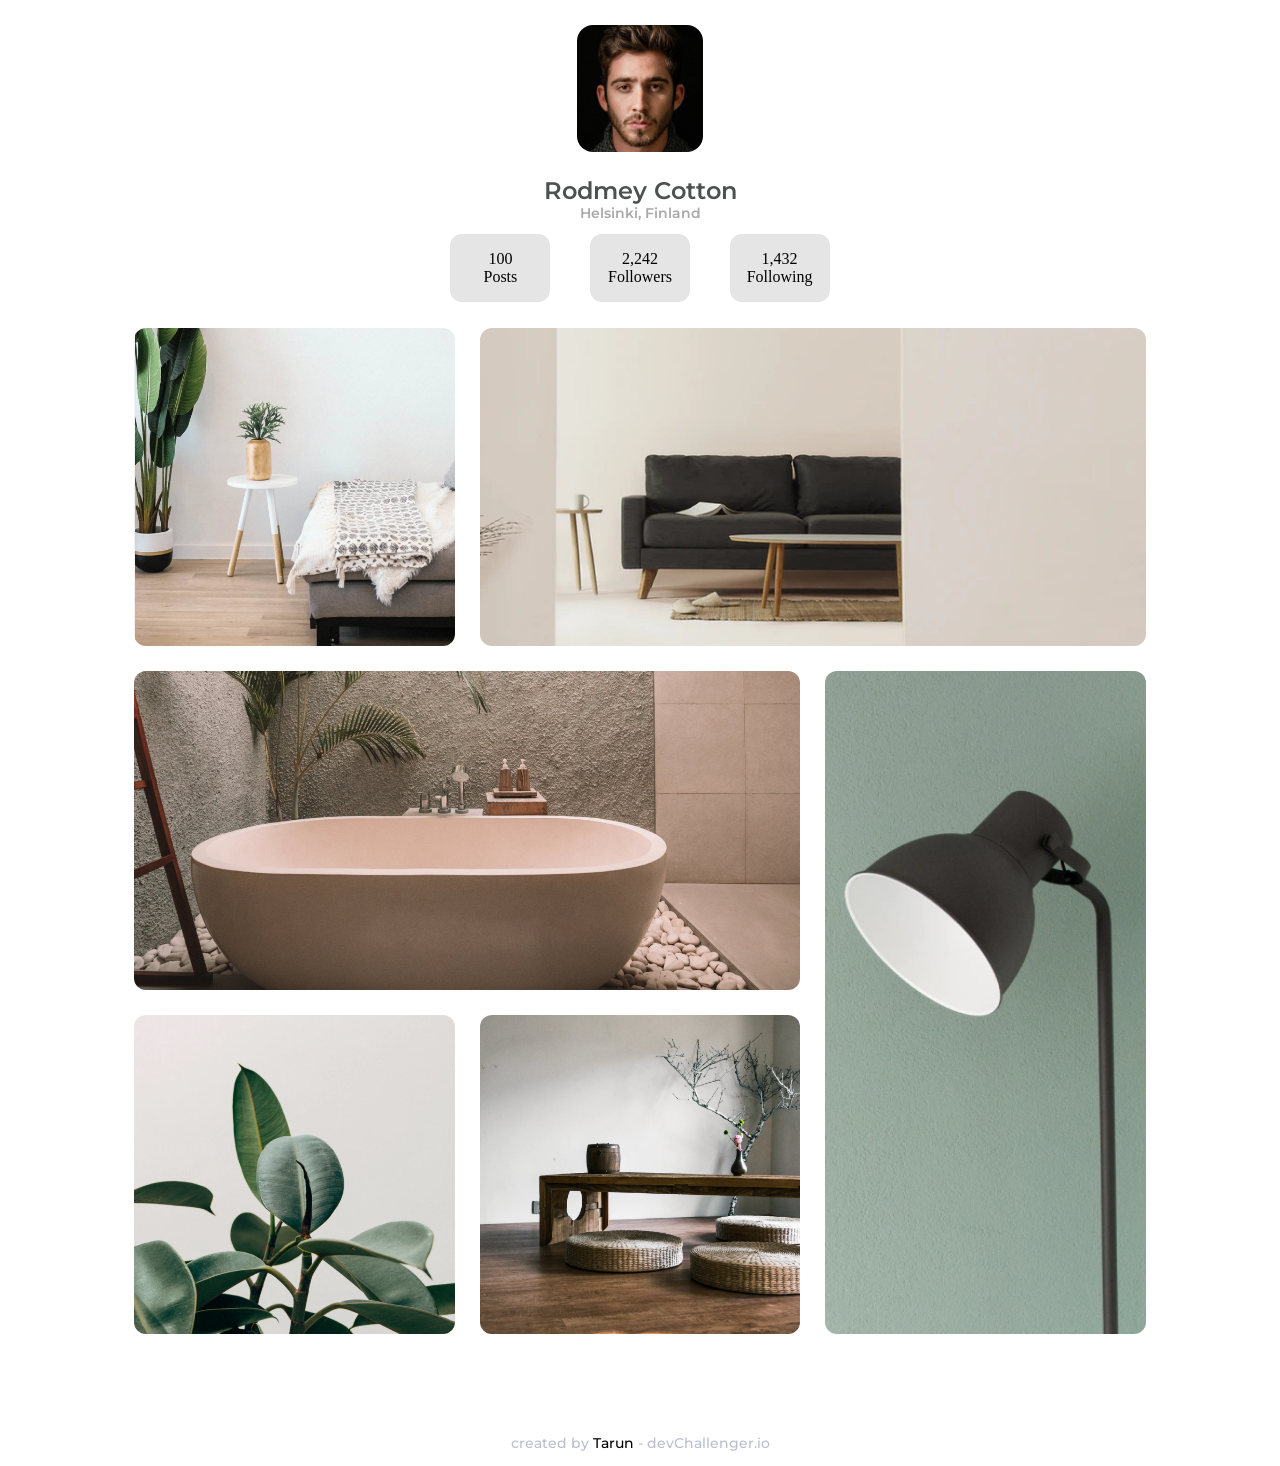
<file: index.html>
<!DOCTYPE html>
<html lang="en" dir="ltr">
  <head>
    <meta charset="utf-8">
    <title>Devchallenge5</title>
    <link rel="stylesheet" href="gallery.css">
  </head>
  <body>
      <div class="mid">
        <img src="./profilePhoto.png" alt="">
        <h3>Rodmey Cotton</h3>
        <p>Helsinki, Finland</p>
      </div>
      <div class="dashboard">
        <div class="content">
          <p id="number">100</p>
          <p id="belowtext">Posts</p>
        </div>
        <div class="content">
          <p id ="number">2,242</p>
          <p id="belowtext">Followers</p>
        </div>
        <div class="content">
          <p id="number">1,432</p>
          <p id="belowtext">Following</p>
        </div>
      </div>
      <div class="bodi">
          <div class="img1">
            <img src="./photo1.png" alt="img1">
          </div>
          <div class="img2">
            <img src="./photo2.png" alt="img2">
          </div>
          <div class="img3">
            <img src="./photo3.png" alt="img3">
          </div>
          <div class="img4">
            <img src="./photo_4.png" alt="img4">
          </div>
          <div class="img5">
            <img src="./photo5.png" alt="img5">
          </div>
          <div class="img6">
            <img src="./photo6.png" alt="img6">
          </div>
      </div>
      <footer>
        <div class="conteiner__footer" >
            <p class="footer__copyright">
                created by
                <a class="copyright__owner" target="_blank" href="https://www.linkedin.com/in/tarun-agarwal-614284170/">Tarun</a> -
                devChallenger.io
            </p>
        </div>
    </footer>
  </body>
</html>
</file>
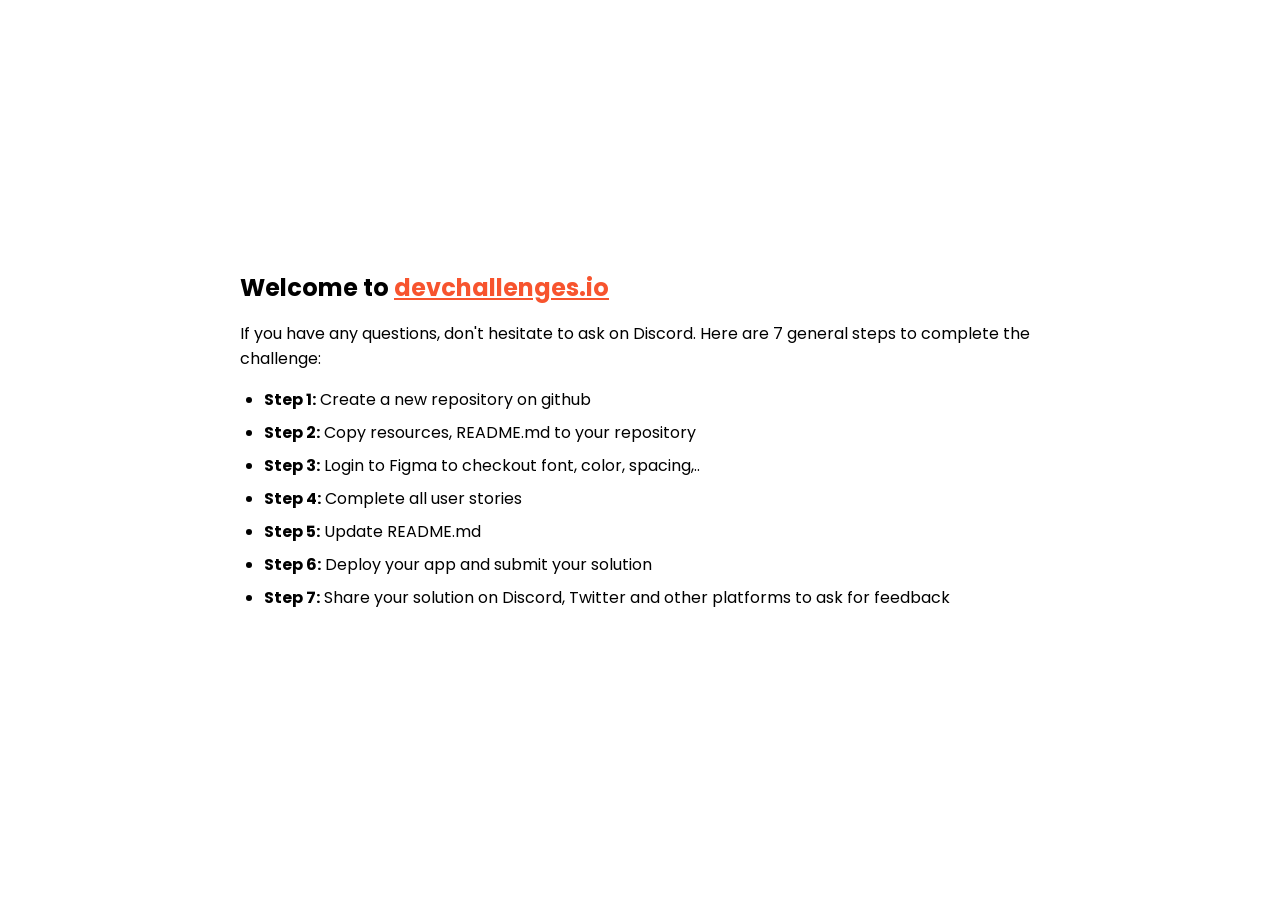
<file: knowhow.html>
<!DOCTYPE html>
<html lang="en">
  <head>
    <meta charset="utf-8" />
    <meta
      name="viewport"
      content="width=device-width, initial-scale=1,
  maximum-scale=5"
    />

    <link rel="icon" href="devchallenges.png" />

    <link
      rel="shortcut icon"
      type="image/x-icon"
      href="https://devchallenges.io/"
    />

    <link
      href="https://fonts.googleapis.com/css2?family=Poppins:wght@400;500&display=swap"
      rel="stylesheet"
    />

    <title>Devchallenges</title>

    <style>
      body {
        font-family: "Poppins", sans-serif;
      }

      ul {
        padding-left: 24px;
      }

      li {
        margin-bottom: 8px;
      }

      .welcome {
        max-width: 800px;
        margin: 0 auto;
      }

      .welcome-text {
        margin-top: 30vh;
        font-weight: 500;
      }

      .welcome-text p {
        font-size: 1rem;
        font-weight: 400;
      }

      .welcome-text h1 {
        font-size: 1.5rem;
      }

      .welcome-text a {
        color: #f7542e;
      }
    </style>
  </head>
  <body>
    <div class="welcome">
      <div class="welcome-text">
        <h1>
          Welcome to
          <a href="https://devchallenges.io/" target="_blank"
            >devchallenges.io</a
          >
        </h1>

        <p>
          If you have any questions, don't hesitate to ask on Discord. Here are
          7 general steps to complete the challenge:
        </p>
      </div>

      <ul>
        <li><b>Step 1:</b> Create a new repository on github</li>
        <li><b>Step 2:</b> Copy resources, README.md to your repository</li>
        <li>
          <b>Step 3:</b> Login to Figma to checkout font, color, spacing,..
        </li>
        <li><b>Step 4:</b> Complete all user stories</li>
        <li><b>Step 5:</b> Update README.md</li>
        <li><b>Step 6:</b> Deploy your app and submit your solution</li>
        <li>
          <b>Step 7:</b> Share your solution on Discord, Twitter and other
          platforms to ask for feedback
        </li>
      </ul>
    </div>
  </body>
</html>
</file>
<file: gallery.css>
@import url('https://fonts.googleapis.com/css2?family=Montserrat:ital,wght@0,400;0,600;0,700;1,500&display=swap');
.mid img
{
  width: 10%;
  border-radius: 16px;
  margin-left: auto;
  margin-right: auto;
  display: block;

}
.mid
{
  align-items: center;
  width: 100%;
  margin-top: 2%;
  text-align: center;
}
#number
{
  margin-bottom: 0;
}
#belowtext
{
  margin:0;
  padding-bottom: 16px;
}
.mid p{
  margin: 0;
  padding: 0;
  font-family: 'Montserrat';
font-style: normal;
font-weight: 600;
font-size: 14px;
line-height: 17px;
/* identical to box height */


color: #A9A9A9;
}
.mid h3
{font-family: 'Montserrat';
font-style: normal;
font-weight: 600;
font-size: 24px;
line-height: 29px;

color: #4E5150;
  margin-bottom: 0;
}
.dashboard
{align-items: center;
 display: flex;
 justify-content: space-between;
 padding-left: 35%;
 padding-right: 35%;
  margin-top: 1%;
}
.content
{
  background: #E5E5E5;
border-radius: 12px;
width: 100px;
 text-align: center;
}
.bodi
{
  /* padding: 45px 0; */
    /* max-width: 900px;
    width: 100%;
    margin: 0 auto; */
    display: grid;
    grid-template-columns: repeat(3, 1fr);
    margin-left: 10%;
    margin-right: 10%;
    margin-top: 2%;
    grid-gap: 2.5%;



}

.img1
{
  grid-column: 1;
  margin: 0;
  padding: 0;
  overflow: hidden;

}
.img2
{
  grid-column: 2/4;
  margin:0;
  padding:0;overflow: hidden;
}
.img3
{
  grid-column: 1/3;
  grid-row: 2;margin:0;
  padding:0;overflow: hidden;
}
.img4
{
  grid-column: 3;
  grid-row: 2/4;margin:0;
  padding:0;overflow: hidden;

}
.img5
{
  grid-column: 1;margin:0;
  padding:0;overflow: hidden;
}
.img6
{margin:0;
  padding:0;
  grid-column: 2;overflow: hidden;
}
.img1 img{
  width: 100%;
  height: 100%;
  object-fit: fill;
    border-radius: 12px;
}
.img2 img{
  width: 100%;
  height: 100%;
  object-fit: fill;
    border-radius: 12px;
}
.img3 img{
  width: 100%;
  height: 100%;
  object-fit: fill;
    border-radius: 12px;
}
.img4 img{
  width: 100%;
  height: 100%;
  object-fit: fill;
    border-radius: 12px;

}
.img5 img{
  width: 100%;
  height: 100%;
  object-fit: fill;
    border-radius: 12px;
}

.img6 img{
  width: 100%;
  height: 100%;
  object-fit: fill;
    border-radius: 12px;

}

.conteiner__footer {
    margin-top: 100px;
    align-items: center;
    text-align: center;
}

.footer__copyright {
    font-family: 'Montserrat';
    font-style: normal;
    font-weight: 500;
    font-size: .88rem;
    color: #B9BDCF;
}

.copyright__owner {
    text-decoration: none;
    color: #000;
    cursor: pointer;
}
</file>
